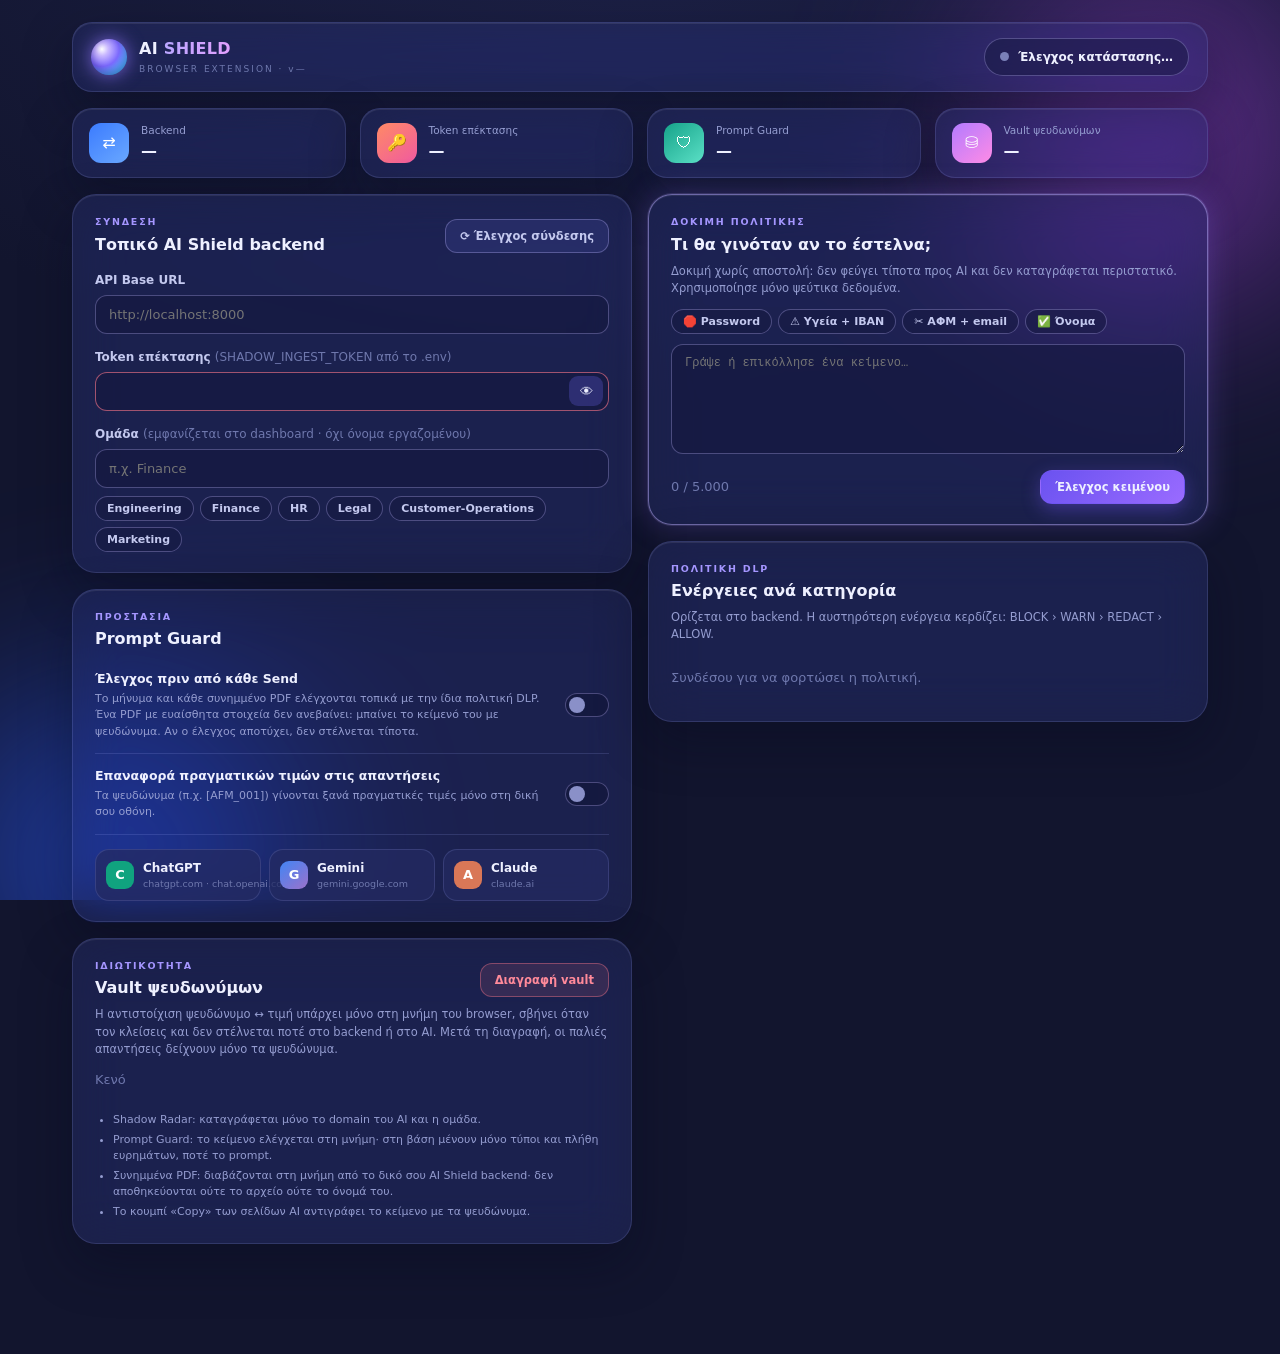
<file: AI-Shield-Firefox-Local-Security-Update-v1.2/AI-Shield/browser-extension/chrome/options.html>
<!doctype html>
<html lang="el">
<head>
<meta charset="utf-8">
<meta name="viewport" content="width=device-width,initial-scale=1">
<title>AI Shield — Ρυθμίσεις</title>
<link rel="stylesheet" href="options.css">
</head>
<body>
<div class="backdrop" aria-hidden="true"><i class="glow g1"></i><i class="glow g2"></i></div>

<div class="app">
  <header class="top glass">
    <div class="brand"><span class="orb"></span><div><b>AI <em>SHIELD</em></b><small>BROWSER EXTENSION · <span id="version">v—</span></small></div></div>
    <div class="overall" id="overall"><i></i><span>Έλεγχος κατάστασης…</span></div>
  </header>

  <!-- live status -->
  <section class="status-grid" aria-label="Κατάσταση">
    <div class="tile glass" id="stBackend"><span class="ico i1">⇄</span><div><small>Backend</small><b>—</b><em></em></div></div>
    <div class="tile glass" id="stToken"><span class="ico i2">🔑</span><div><small>Token επέκτασης</small><b>—</b><em></em></div></div>
    <div class="tile glass" id="stGuard"><span class="ico i3">🛡</span><div><small>Prompt Guard</small><b>—</b><em></em></div></div>
    <div class="tile glass" id="stVault"><span class="ico i4">⛁</span><div><small>Vault ψευδωνύμων</small><b>—</b><em></em></div></div>
  </section>

  <div class="cols">
    <div class="col">
      <!-- connection -->
      <form class="card glass" id="settingsForm" autocomplete="off">
        <div class="card-head"><div><div class="eyebrow">ΣΥΝΔΕΣΗ</div><h2>Τοπικό AI Shield backend</h2></div>
          <button type="button" class="btn ghost" id="testBtn">⟳ Έλεγχος σύνδεσης</button></div>

        <label for="apiBase">API Base URL</label>
        <input id="apiBase" type="url" placeholder="http://localhost:8000" required>

        <label for="discoveryToken">Token επέκτασης <span class="muted">(SHADOW_INGEST_TOKEN από το .env)</span></label>
        <div class="with-btn">
          <input id="discoveryToken" type="password" autocomplete="off" spellcheck="false" required>
          <button type="button" class="icon" id="toggleToken" aria-label="Εμφάνιση token" title="Εμφάνιση / απόκρυψη">👁</button>
        </div>

        <label for="teamLabel">Ομάδα <span class="muted">(εμφανίζεται στο dashboard · όχι όνομα εργαζομένου)</span></label>
        <input id="teamLabel" maxlength="40" placeholder="π.χ. Finance" pattern="[\p{L}\p{N} _\-]{1,40}">
        <div class="chips" id="teamChips">
          <button type="button">Engineering</button><button type="button">Finance</button><button type="button">HR</button>
          <button type="button">Legal</button><button type="button">Customer-Operations</button><button type="button">Marketing</button>
        </div>

        <div class="test-out" id="testOut" hidden></div>
      </form>

      <!-- protection -->
      <section class="card glass">
        <div class="card-head"><div><div class="eyebrow">ΠΡΟΣΤΑΣΙΑ</div><h2>Prompt Guard</h2></div></div>
        <label class="switch-row">
          <span><b>Έλεγχος πριν από κάθε Send</b><small>Το μήνυμα και κάθε συνημμένο PDF ελέγχονται τοπικά με την ίδια πολιτική DLP. Ένα PDF με ευαίσθητα στοιχεία δεν ανεβαίνει: μπαίνει το κείμενό του με ψευδώνυμα. Αν ο έλεγχος αποτύχει, δεν στέλνεται τίποτα.</small></span>
          <input type="checkbox" id="promptGuardEnabled" form="settingsForm"><i class="switch"></i>
        </label>
        <label class="switch-row">
          <span><b>Επαναφορά πραγματικών τιμών στις απαντήσεις</b><small>Τα ψευδώνυμα (π.χ. [AFM_001]) γίνονται ξανά πραγματικές τιμές μόνο στη δική σου οθόνη.</small></span>
          <input type="checkbox" id="restoreResponses" form="settingsForm"><i class="switch"></i>
        </label>
        <div class="sites">
          <div class="site"><span class="logo s1">C</span><div><b>ChatGPT</b><small>chatgpt.com · chat.openai.com</small></div></div>
          <div class="site"><span class="logo s2">G</span><div><b>Gemini</b><small>gemini.google.com</small></div></div>
          <div class="site"><span class="logo s3">A</span><div><b>Claude</b><small>claude.ai</small></div></div>
        </div>
      </section>

      <!-- vault & privacy -->
      <section class="card glass">
        <div class="card-head"><div><div class="eyebrow">ΙΔΙΩΤΙΚΟΤΗΤΑ</div><h2>Vault ψευδωνύμων</h2></div>
          <button type="button" class="btn danger" id="clearVaultBtn">Διαγραφή vault</button></div>
        <p class="note">Η αντιστοίχιση ψευδώνυμο ↔ τιμή υπάρχει μόνο στη μνήμη του browser, σβήνει όταν τον κλείσεις και δεν στέλνεται ποτέ στο backend ή στο AI. Μετά τη διαγραφή, οι παλιές απαντήσεις δείχνουν μόνο τα ψευδώνυμα.</p>
        <div class="token-list" id="vaultTokens"><span class="muted">Κενό</span></div>
        <ul class="privacy">
          <li>Shadow Radar: καταγράφεται μόνο το domain του AI και η ομάδα.</li>
          <li>Prompt Guard: το κείμενο ελέγχεται στη μνήμη· στη βάση μένουν μόνο τύποι και πλήθη ευρημάτων, ποτέ το prompt.</li>
          <li>Συνημμένα PDF: διαβάζονται στη μνήμη από το δικό σου AI Shield backend· δεν αποθηκεύονται ούτε το αρχείο ούτε το όνομά του.</li>
          <li>Το κουμπί «Copy» των σελίδων AI αντιγράφει το κείμενο με τα ψευδώνυμα.</li>
        </ul>
      </section>
    </div>

    <div class="col">
      <!-- policy preview -->
      <section class="card glass hl">
        <div class="card-head"><div><div class="eyebrow">ΔΟΚΙΜΗ ΠΟΛΙΤΙΚΗΣ</div><h2>Τι θα γινόταν αν το έστελνα;</h2></div></div>
        <p class="note">Δοκιμή χωρίς αποστολή: δεν φεύγει τίποτα προς AI και δεν καταγράφεται περιστατικό. Χρησιμοποίησε μόνο ψεύτικα δεδομένα.</p>
        <div class="chips samples" id="samples">
          <button type="button" data-s="Το password: Summer2026!x δεν δουλεύει">🛑 Password</button>
          <button type="button" data-s="Διάγνωση: διαβήτης τύπου 2&#10;IBAN GR1601101250000000012300695">⚠️ Υγεία + IBAN</button>
          <button type="button" data-s="Email για τον John Smith, ΑΦΜ 094014201, email j.smith@example.com">✂️ ΑΦΜ + email</button>
          <button type="button" data-s="Πρόσκληση για τη Μαρία Στασινοπούλου στη Λεωφόρο Κηφισίας 12, Αθήνα">✅ Όνομα</button>
        </div>
        <textarea id="previewText" rows="5" maxlength="5000" placeholder="Γράψε ή επικόλλησε ένα κείμενο…"></textarea>
        <div class="row-end"><span class="muted" id="previewCount">0 / 5.000</span><button type="button" class="btn primary" id="previewBtn">Έλεγχος κειμένου</button></div>
        <div class="preview" id="previewOut" hidden>
          <div class="verdict" id="pvVerdict"></div>
          <p class="pv-reason" id="pvReason"></p>
          <div class="pv-rules" id="pvRules"></div>
          <div class="pv-sent"><small id="pvSentLabel">Το AI θα λάμβανε</small><pre id="pvSent"></pre></div>
        </div>
      </section>

      <!-- policy matrix -->
      <section class="card glass">
        <div class="card-head"><div><div class="eyebrow">ΠΟΛΙΤΙΚΗ DLP</div><h2>Ενέργειες ανά κατηγορία</h2></div></div>
        <p class="note">Ορίζεται στο backend. Η αυστηρότερη ενέργεια κερδίζει: BLOCK › WARN › REDACT › ALLOW.</p>
        <div class="policy" id="policyRows"><p class="muted">Συνδέσου για να φορτώσει η πολιτική.</p></div>
      </section>
    </div>
  </div>
</div>

<div class="savebar" id="savebar" hidden>
  <span id="saveMsg">Υπάρχουν αλλαγές που δεν έχουν αποθηκευτεί</span>
  <div><button type="button" class="btn ghost" id="revertBtn">Αναίρεση</button><button type="submit" form="settingsForm" class="btn pill" id="saveBtn">ΑΠΟΘΗΚΕΥΣΗ</button></div>
</div>
<div class="toast" id="toast" role="status" hidden></div>

<script src="pseudonym-core.js"></script>
<script src="options.js"></script>
</body>
</html>
</file>
<file: AI-Shield-Firefox-Local-Security-Update-v1.2/AI-Shield/browser-extension/chrome/options.css>
/* AI Shield extension settings · glass theme (matches the Technical Dashboard) */
:root{
  color-scheme:dark;
  --bg:#12152e; --text:#eef0ff; --text-2:#c4c9ef; --muted:#959dd0; --faint:#6f78ad;
  --glass:rgba(44,50,110,.42); --card:rgba(37,43,99,.72); --field:rgba(20,24,62,.6);
  --edge:rgba(170,176,255,.16); --edge-2:rgba(190,180,255,.32);
  --red:#ff8a9a; --amber:#ffcb7a; --cyan:#6ee7d8; --violet:#c3bcff; --glow:rgba(139,108,255,.55);
  --font:"Segoe UI Variable","Segoe UI",system-ui,-apple-system,"Helvetica Neue",Arial,sans-serif;
}
*{box-sizing:border-box}
[hidden]{display:none!important}
body{margin:0;min-height:100vh;background:var(--bg);color:var(--text);font:13px/1.5 var(--font);overflow-x:hidden}
.backdrop{position:fixed;inset:0;z-index:0;pointer-events:none;overflow:hidden;background:radial-gradient(120% 90% at 50% -10%,#1d2148 0%,#12152e 60%)}
.glow{position:absolute;border-radius:50%;filter:blur(90px);opacity:.75}
.g1{width:560px;height:560px;right:-160px;top:-140px;background:radial-gradient(circle,#9b3fd0 0%,transparent 65%)}
.g2{width:620px;height:480px;left:-200px;bottom:-200px;background:radial-gradient(circle,#2b5cff 0%,transparent 65%)}
.app{position:relative;z-index:1;max-width:1180px;margin:0 auto;padding:22px 22px 110px}
.glass{background:var(--glass);border:1px solid var(--edge);border-radius:24px;backdrop-filter:blur(24px) saturate(140%);
  box-shadow:inset 0 1px 0 rgba(255,255,255,.08),0 20px 50px rgba(5,8,30,.35)}
.muted{color:var(--faint);font-weight:400}

/* header */
.top{display:flex;align-items:center;justify-content:space-between;gap:14px;padding:14px 18px;border-radius:20px}
.brand{display:flex;align-items:center;gap:12px}
.brand b{font-size:16px;letter-spacing:.3px}
.brand em{font-style:normal;background:linear-gradient(90deg,#b9a6ff,#e2a0ff);-webkit-background-clip:text;background-clip:text;color:transparent}
.brand small{display:block;font-size:9px;letter-spacing:2px;color:var(--faint);margin-top:2px}
.orb{width:36px;height:36px;border-radius:50%;flex-shrink:0;background:radial-gradient(circle at 30% 28%,#fff 0,#c9b8ff 18%,#7d6bff 48%,#4bc6ff 78%,#9b5cff 100%);
  box-shadow:0 0 18px rgba(150,120,255,.75),inset 0 -3px 8px rgba(40,20,120,.5)}
.overall{display:flex;align-items:center;gap:9px;padding:9px 15px;border-radius:999px;border:1px solid var(--edge-2);background:rgba(20,24,62,.5);font-weight:600;font-size:12px}
.overall i{width:9px;height:9px;border-radius:50%;background:#7a80b8}
.overall.ok{border-color:rgba(110,231,216,.45)} .overall.ok i{background:var(--cyan);box-shadow:0 0 10px var(--cyan)}
.overall.warn{border-color:rgba(255,196,110,.45)} .overall.warn i{background:var(--amber);box-shadow:0 0 10px var(--amber)}
.overall.bad{border-color:rgba(255,120,140,.45)} .overall.bad i{background:var(--red);box-shadow:0 0 10px var(--red)}

/* status tiles */
.status-grid{display:grid;grid-template-columns:repeat(4,minmax(0,1fr));gap:14px;margin:16px 0}
.tile{display:flex;align-items:center;gap:12px;padding:14px 16px;border-radius:20px}
.tile small{display:block;color:var(--muted);font-size:10.5px}
.tile b{display:block;font-size:16px;margin-top:1px}
.tile em{display:block;font-style:normal;font-size:10.5px;color:var(--faint);white-space:nowrap;overflow:hidden;text-overflow:ellipsis;max-width:180px}
.tile.ok b{color:var(--cyan)} .tile.bad b{color:var(--red)} .tile.warn b{color:var(--amber)}
.ico{width:40px;height:40px;border-radius:12px;display:grid;place-items:center;font-size:16px;color:#fff;flex-shrink:0}
.i1{background:linear-gradient(140deg,#3b7bff,#6aa8ff)} .i2{background:linear-gradient(140deg,#ff8a65,#f05aa0)}
.i3{background:linear-gradient(140deg,#16a38a,#5be0c6)} .i4{background:linear-gradient(140deg,#b27bff,#ff8be6)}

/* layout & cards */
.cols{display:grid;grid-template-columns:1fr 1fr;gap:16px;align-items:start}
.col{display:flex;flex-direction:column;gap:16px;min-width:0}
.card{padding:20px 22px}
.card.hl{border-color:rgba(190,175,255,.5);box-shadow:0 0 0 1px rgba(190,175,255,.15),0 0 30px rgba(139,108,255,.25),inset 0 1px 0 rgba(255,255,255,.08)}
.card-head{display:flex;justify-content:space-between;align-items:center;gap:10px;margin-bottom:6px}
.card h2{font-size:16px;margin:3px 0 0}
.eyebrow{font-size:9.5px;font-weight:700;letter-spacing:1.8px;color:#a596ff}
.note{color:var(--muted);font-size:11.5px;margin:6px 0 12px}

/* fields */
label{display:block;margin:14px 0 6px;color:var(--text-2);font-size:12px;font-weight:600}
input[type=url],input[type=password],input[type=text],input:not([type]),textarea{width:100%;background:var(--field);color:var(--text);border:1px solid var(--edge-2);border-radius:12px;padding:11px 13px;font:13px var(--font);outline:none;transition:.15s}
input:focus,textarea:focus{border-color:rgba(190,170,255,.75);box-shadow:0 0 0 3px rgba(139,108,255,.22)}
input:invalid:not(:placeholder-shown){border-color:rgba(255,120,140,.6)}
textarea{resize:vertical;min-height:110px;font-family:ui-monospace,Consolas,monospace;font-size:12px}
.with-btn{position:relative}
.with-btn input{padding-right:46px;font-family:ui-monospace,Consolas,monospace}
.icon{position:absolute;right:6px;top:50%;transform:translateY(-50%);width:34px;height:30px;border:0;border-radius:9px;background:rgba(90,84,200,.35);color:var(--text);cursor:pointer}
.chips{display:flex;flex-wrap:wrap;gap:6px;margin-top:8px}
.chips button{border:1px solid var(--edge-2);background:rgba(20,24,62,.5);color:var(--text-2);border-radius:999px;padding:5px 11px;font:600 11px var(--font);cursor:pointer}
.chips button:hover,.chips button.on{background:rgba(139,108,255,.35);color:#fff;border-color:rgba(190,170,255,.6)}
.samples{margin:0 0 10px}

/* buttons */
.btn{border:1px solid transparent;border-radius:12px;padding:9px 14px;font:700 11.5px var(--font);cursor:pointer;color:var(--text);transition:.15s}
.btn:disabled{opacity:.55;cursor:wait}
.btn.primary{background:linear-gradient(135deg,#6a52f0,#9a6bff);box-shadow:0 6px 18px rgba(124,92,255,.35)}
.btn.ghost{background:rgba(60,66,140,.35);border-color:var(--edge-2);color:var(--text-2)}
.btn.ghost:hover{color:#fff;background:rgba(90,84,200,.45)}
.btn.danger{background:rgba(255,120,140,.12);border-color:rgba(255,120,140,.4);color:var(--red)}
.btn.pill{border:2px solid rgba(214,200,255,.7);border-radius:999px;padding:11px 24px;letter-spacing:1.3px;background:linear-gradient(135deg,#4f45c9,#7a5cf0 55%,#9a6bff);
  box-shadow:0 0 0 4px rgba(139,108,255,.18),0 0 26px var(--glow),inset 0 1px 0 rgba(255,255,255,.3)}
.row-end{display:flex;justify-content:space-between;align-items:center;margin-top:10px}

/* connection test output */
.test-out{margin-top:16px;border-radius:14px;padding:12px 14px;background:rgba(20,24,62,.5);border:1px solid var(--edge)}
.test-out ul{list-style:none;margin:0;padding:0}
.test-out li{display:flex;justify-content:space-between;gap:10px;padding:4px 0;font-size:12px;color:var(--text-2)}
.test-out li b.ok{color:var(--cyan)} .test-out li b.bad{color:var(--red)} .test-out li b.warn{color:var(--amber)}
.test-out .hint{margin-top:8px;color:var(--amber);font-size:11.5px}

/* switches */
.switch-row{display:flex;justify-content:space-between;align-items:center;gap:16px;padding:13px 0;margin:0;border-bottom:1px solid var(--edge);cursor:pointer;font-weight:400}
.switch-row b{display:block;font-size:12.5px;color:var(--text)}
.switch-row small{display:block;color:var(--muted);font-size:11px;margin-top:2px}
.switch-row input{position:absolute;opacity:0;pointer-events:none}
.switch{flex-shrink:0;width:44px;height:24px;border-radius:999px;background:rgba(20,24,62,.8);border:1px solid var(--edge-2);position:relative;transition:.2s}
.switch:after{content:"";position:absolute;top:3px;left:3px;width:16px;height:16px;border-radius:50%;background:#8a90c8;transition:.2s}
.switch-row input:checked+.switch{background:linear-gradient(135deg,#6a52f0,#9a6bff);border-color:rgba(214,200,255,.7);box-shadow:0 0 14px var(--glow)}
.switch-row input:checked+.switch:after{left:23px;background:#fff}
.switch-row input:focus-visible+.switch{outline:2px solid #b9a6ff;outline-offset:2px}
.sites{display:grid;grid-template-columns:repeat(3,1fr);gap:8px;margin-top:14px}
.site{display:flex;align-items:center;gap:9px;background:var(--card);border:1px solid var(--edge);border-radius:14px;padding:9px 10px;min-width:0}
.site b{display:block;font-size:12px}
.site small{display:block;color:var(--faint);font-size:9.5px;white-space:nowrap;overflow:hidden;text-overflow:ellipsis}
.logo{width:28px;height:28px;border-radius:9px;display:grid;place-items:center;font-weight:800;color:#fff;flex-shrink:0}
.s1{background:#10a37f} .s2{background:linear-gradient(140deg,#4285f4,#9b72cb)} .s3{background:#d97757}

/* vault */
.token-list{display:flex;flex-wrap:wrap;gap:5px;min-height:28px}
.token-list code{background:rgba(143,150,255,.16);border:1px solid rgba(160,150,255,.4);color:var(--violet);border-radius:8px;padding:2px 7px;font-size:10.5px}
.privacy{margin:14px 0 0;padding-left:18px;color:var(--muted);font-size:11px}
.privacy li{margin:3px 0}

/* preview */
.preview{margin-top:14px;border-top:1px solid var(--edge);padding-top:14px}
.verdict{display:inline-flex;align-items:center;gap:8px;padding:7px 14px;border-radius:999px;font-weight:800;font-size:12.5px;letter-spacing:.4px}
.verdict.BLOCK{background:rgba(255,120,140,.14);border:1px solid rgba(255,120,140,.45);color:var(--red)}
.verdict.WARN{background:rgba(255,196,110,.13);border:1px solid rgba(255,196,110,.42);color:var(--amber)}
.verdict.REDACT{background:rgba(143,150,255,.16);border:1px solid rgba(160,150,255,.45);color:var(--violet)}
.verdict.ALLOW{background:rgba(110,231,216,.12);border:1px solid rgba(110,231,216,.4);color:var(--cyan)}
.pv-reason{color:var(--text-2);margin:10px 0}
.pv-rules{display:flex;flex-wrap:wrap;gap:6px;margin-bottom:12px}
.pv-sent small{color:var(--muted);font-size:10.5px;letter-spacing:.6px;text-transform:uppercase}
.pv-sent pre{margin:6px 0 0;white-space:pre-wrap;word-break:break-word;background:rgba(10,13,40,.55);border:1px solid var(--edge);border-radius:12px;padding:12px;font:12px/1.55 ui-monospace,Consolas,monospace;color:var(--text)}
.pv-sent pre mark{background:rgba(143,150,255,.25);color:#fff;border-radius:4px;padding:0 2px}
.pv-sent pre.blocked{color:var(--red)}

/* tags (policy) */
.tag{display:inline-flex;align-items:center;gap:4px;border-radius:999px;padding:3px 9px;font-weight:700;font-size:10px;border:1px solid transparent;white-space:nowrap}
.tag.BLOCK{background:rgba(255,120,140,.14);border-color:rgba(255,120,140,.35);color:var(--red)}
.tag.WARN{background:rgba(255,196,110,.13);border-color:rgba(255,196,110,.32);color:var(--amber)}
.tag.REDACT{background:rgba(143,150,255,.16);border-color:rgba(160,150,255,.4);color:var(--violet)}
.tag.ALLOW{background:rgba(110,231,216,.12);border-color:rgba(110,231,216,.3);color:var(--cyan)}
.policy{display:flex;flex-direction:column;gap:8px}
.prow{background:var(--card);border:1px solid var(--edge);border-radius:14px;padding:11px 13px}
.prow-head{display:flex;justify-content:space-between;align-items:center;gap:8px}
.prow-head b{font-size:12.5px}
.prow-head>span{display:flex;gap:4px;flex-wrap:wrap;justify-content:flex-end}
.prow-types{display:flex;flex-wrap:wrap;gap:4px;margin:7px 0 5px}
.prow-types span{font-size:10px;color:var(--text-2);background:rgba(20,24,62,.55);border:1px solid var(--edge);border-radius:7px;padding:2px 7px}
.prow p{margin:0;color:var(--faint);font-size:10.5px}

/* save bar & toast */
.savebar{position:fixed;left:50%;bottom:18px;transform:translateX(-50%);z-index:10;display:flex;align-items:center;gap:18px;padding:10px 12px 10px 20px;border-radius:999px;
  background:rgba(32,37,90,.92);backdrop-filter:blur(20px);border:1px solid var(--edge-2);box-shadow:0 18px 50px rgba(5,8,30,.6)}
.savebar span{font-size:12px;color:var(--amber)}
.savebar div{display:flex;gap:8px}
.toast{position:fixed;right:20px;bottom:84px;z-index:20;max-width:360px;padding:12px 16px;border-radius:14px;background:rgba(24,28,70,.95);border:1px solid var(--edge-2);box-shadow:0 12px 30px rgba(5,8,30,.5);font-size:12px}
.toast.ok{border-color:rgba(110,231,216,.5)} .toast.bad{border-color:rgba(255,120,140,.55)}

@media(max-width:960px){.cols{grid-template-columns:1fr}.status-grid{grid-template-columns:repeat(2,minmax(0,1fr))}}
@media(max-width:560px){.app{padding:12px 12px 120px}.status-grid{grid-template-columns:1fr}.sites{grid-template-columns:1fr}.top{flex-wrap:wrap}.savebar{left:12px;right:12px;transform:none;border-radius:18px;flex-wrap:wrap}}
@media(prefers-reduced-transparency:reduce){.glass,.savebar{backdrop-filter:none;background:#232a63}}
</file>
